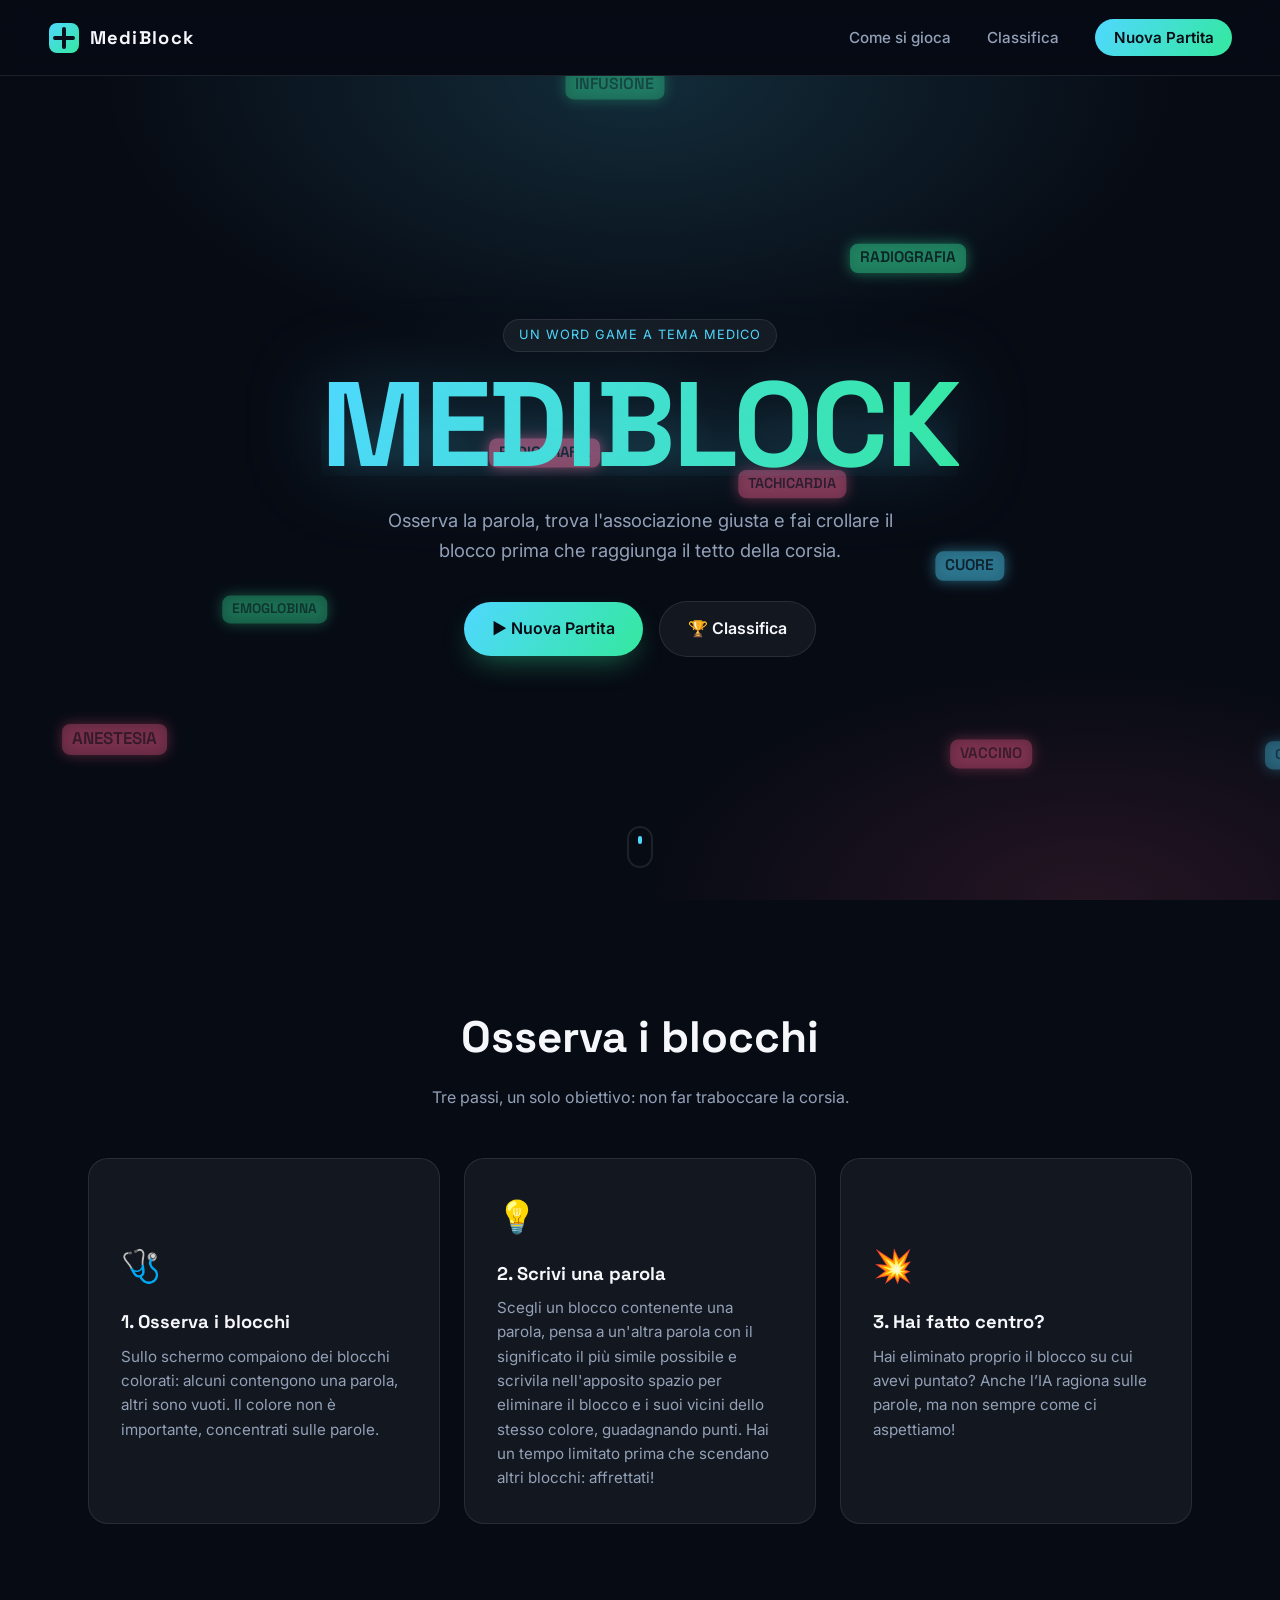
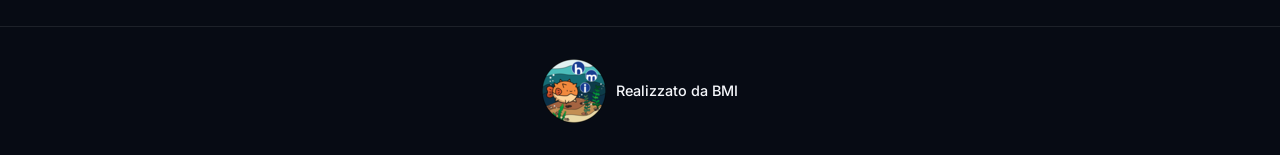
<file: frontend/index.html>
<!DOCTYPE html>
<html lang="it">

<head>
    <meta charset="UTF-8"> <!-- Charset declaration -->
    <meta name="viewport" content="width=device-width, initial-scale=1.0"> <!-- Specify the display on mobile -->
    <title>MediBlock</title>
    <!-- Description not necessary right now. 
    It will be usefull if the site will be published on web.
    This because the description appear in the browser below the page title -->
    <meta name="description" content="MediBlock: indovina l'associazione giusta e fai crollare i blocchi prima che raggiungano il tetto. Un word game a tema medico.">
    <!-- LINK TAG DEFINE A RELATIONSHIP BETWEEN THE DOCUMENT AND AN EXTERNAL RESOURCE-->
    <link rel="icon" href="./assets/logo.svg" type="image/svg+xml"> <!-- Favicon appear in the browser tab near the page title -->
    
    <!-- preconnet are useful to reduce the loading time. It allow to establish a connection with external resources.-->
    <link rel="preconnect" href="https://fonts.googleapis.com">
    <link rel="preconnect" href="https://fonts.gstatic.com" crossorigin> <!-- cross origin is necessary because the server send binary file not just css -->
    <link href="https://fonts.googleapis.com/css2?family=Space+Grotesk:wght@500;700&family=Inter:wght@400;500;600&display=swap" rel="stylesheet">

    <link rel="stylesheet" href="./css/style.css">
</head>

<body>

    <!-- Header & Navigation bar -->
    <header>
        <div class="brand">
            <img src="./assets/logo.svg" alt="" width="32" height="32"> MediBlock
        </div>

        <nav>
            <ul>
                <li><a href="#come-si-gioca">Come si gioca</a></li>
                <li><a href="scoreboard.html" class="trigger-scoreboard">Classifica</a></li>
                <li><a href="" class="btn-nav trigger-new-game">Nuova Partita</a></li>
            </ul>
        </nav>
    </header>

    <main>
        <!-- Hero section -->
        <section class="hero">
            <!-- Canvas tag is used to display graphics and draw animations -->
            <!-- aria-hidden is used to hide the element from screen reader -->
            <canvas id="blocks-canvas" aria-hidden="true"></canvas>

            <div class="hero-content">
                <p class="eyebrow">Un word game a tema medico</p>
                <h1 data-text="MediBlock">MediBlock</h1>
                <p class="tagline">
                    Osserva la parola, trova l'associazione giusta e fai crollare
                    il blocco prima che raggiunga il tetto della corsia.
                </p>

                <div class="cta-group">
                    <a href="#" class="btn btn-primary trigger-new-game">▶ Nuova Partita</a>
                    <a href="./scoreboard.html" class="btn btn-secondary trigger-scoreboard">🏆 Classifica</a>
                </div>
            </div>

            <a href="#come-si-gioca" class="scroll-cue" aria-label="Scorri per saperne di più">
                <span></span>
            </a>
        </section>

        <!-- Pop up shown to insert the username and choose the difficult of the game -->
        <dialog id="game-settings">
            <!-- novalidate: native form validation are unreliable inside a <dialog>,
                 so validation is handled entirely in JS (see new-game-dialog.js) -->
            <form id="new-game-form" class="game-settings-form" novalidate>
                <button type="button" class="dialog-close" commandfor="game-settings" command="close" aria-label="Chiudi">✕</button>

                <h2>Nuova Partita</h2>
                <p class="dialog-sub">Inserisci il tuo nome e scegli la difficoltà per iniziare.</p>

                <div class="form-group">
                    <label for="username">Nome utente</label>
                    <input type="text" id="username" name="username" placeholder="Es. Marco">
                </div>

                <fieldset class="difficulty-group">
                    <legend>Difficoltà</legend>
                    <div class="difficulty-options">
                        <label class="difficulty-option">
                            <input type="radio" name="difficulty" value="facile" checked>
                            <span>🟢 Facile</span>
                        </label>

                        <label class="difficulty-option">
                            <input type="radio" name="difficulty" value="difficile">
                            <span>🔴 Difficile</span>
                        </label>
                    </div>
                </fieldset>

                <p class="form-error" id="form-error" role="alert" hidden></p>

                <div class="dialog-actions">
                    <button type="button" class="btn btn-secondary" commandfor="game-settings" command="close">Annulla</button>
                    <button type="submit" class="btn btn-primary" id="start-game-btn">▶ Avvia Partita</button>
                </div>
            </form>
        </dialog>
        <!-- Sezione: regole del gioco -->
        <section id="come-si-gioca" class="how-to">
            <h2>Osserva i blocchi</h2>
            <p class="section-sub">Tre passi, un solo obiettivo: non far traboccare la corsia.</p>

            <div class="cards">
                <article class="card">
                    <div class="card-icon">🩺</div>
                    <h3>1. Osserva i blocchi</h3>
                    <p>Sullo schermo compaiono dei blocchi colorati: alcuni contengono una parola, altri sono vuoti.
Il colore non è importante, concentrati sulle parole.</p>
                </article>

                <article class="card">
                    <div class="card-icon">💡</div>
                    <h3>2. Scrivi una parola</h3>
                    <p>Scegli un blocco contenente una parola, pensa a un'altra parola con il significato il più simile possibile e scrivila nell'apposito spazio per eliminare il blocco e i suoi vicini dello stesso colore, guadagnando punti.
                        Hai un tempo limitato prima che scendano altri blocchi: affrettati!
                    </p>
                </article>

                <article class="card">
                    <div class="card-icon">💥</div>
                    <h3>3. Hai fatto centro?</h3>
                    <p>Hai eliminato proprio il blocco su cui avevi puntato? 
                        Anche l’IA ragiona sulle parole, ma non sempre come ci aspettiamo!</p>
                </article>
            </div>
        </section>

    </main>


    <footer>
        <div class="footer-brand">
            <img src="./assets/logo_bmi.png" alt="Logo BMI" width="64" height="64">
            <span>Realizzato da BMI</span>
        </div>
    </footer>
    <!-- Module type allow the import of others module -->
    <script type="module" src="./js/index.js"></script>
</body>
</html>
</file>
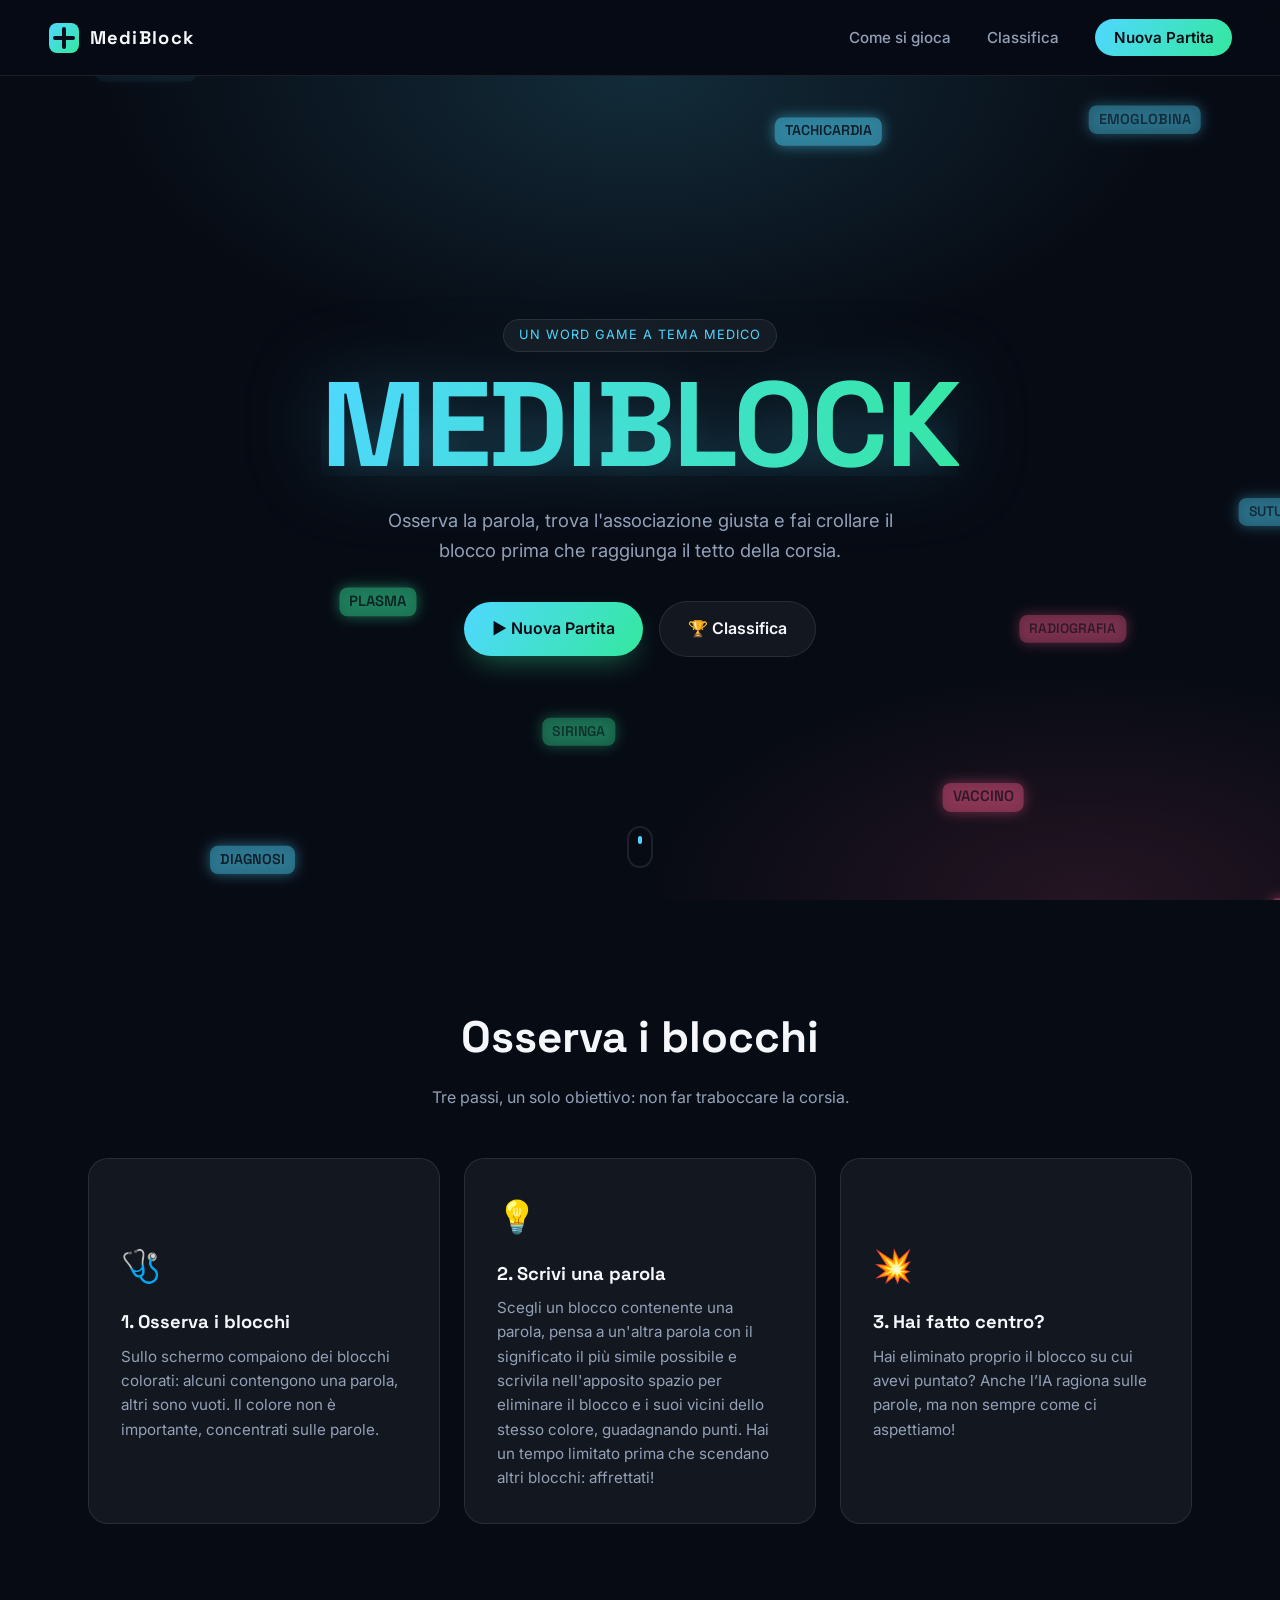
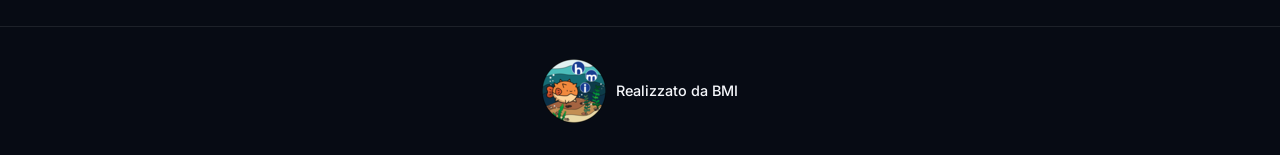
<file: frontend/gameboard.html>
<!DOCTYPE html>
<html>
<head>
    <meta charset="UTF-8">
    <meta name="viewport" content="width=device-width, initial-scale=1.0"> 
    <title>MediBlock</title>
    <link rel="icon" href="/frontend/assets/logo.svg" type="image/svg+xml">
    <link rel="preconnect" href="https://fonts.googleapis.com">
    <link rel="preconnect" href="https://fonts.gstatic.com" crossorigin> 
    <link href="https://fonts.googleapis.com/css2?family=Space+Grotesk:wght@500;700&family=Inter:wght@400;500;600&display=swap" rel="stylesheet">
    <link rel="stylesheet" href="./css/style.css">
</head>
<body>
    <header>
        <div class="brand">
            <button class="btn-back" id="go-back">←</button>
            <img src="./assets/logo.svg" alt="" width="32" height="32"> MediBlock
        </div>
    </header>
    <main>
        <section class="score-section">
            <h1>0 pt.</h1>
        </section>
        <br>
        <div class="progress-bar-container">
            <div class="progress-bar"></div>
        </div>
        <section class="game-section">
            <canvas class="gameboard"></canvas>
            <form class="words-form" id="words-form">
                <input type="text" name="word-input" placeholder="Scrivi una parola..." autocomplete="off">
            </form>
        </section>
    </main>

    <!-- Popup mostrato quando la torre supera la linea di guardia -->
    <dialog id="game-over">
        <div class="game-over-content">
            <h2>Game Over</h2>
            <p class="dialog-sub">La torre ha superato il livello di guardia.</p>
            <p class="game-over-score">Punteggio finale: <strong id="final-score">0</strong> pt.</p>
            <div class="dialog-actions">
                <a href="./index.html" class="btn btn-secondary">🏠 Torna alla Home</a>
                <button type="button" class="btn btn-primary" id="retry-btn">↻ Rigioca</button>
            </div>
        </div>
    </dialog>

    <footer>
        <div class="footer-brand">
            <img src="./assets/logo_bmi.png" alt="Logo BMI" width="64" height="64">
            <span>Realizzato da BMI</span>
        </div>
    </footer>
    <script type="module" src="./js/gameboard.js"></script>
</body>
</html>
</file>
<file: frontend/css/style.css>
/* The root is a selector that targets the top-level element of a document.
This it the best way to declare global variable used with var().
Every property that starts with -- is a custom property */
:root {
    --bg-primary: #070b14;
    --bg-secondary: #0d1424;
    --surface: rgba(255, 255, 255, 0.05);
    --surface-hover: rgba(255, 255, 255, 0.09);
    --border: rgba(255, 255, 255, 0.09);

    --text-primary: #f5f7fb;
    --text-muted: #93a1b8;

    --accent-cyan: #4fd8ff;
    --accent-green: #34e89e;
    --accent-pink: #ff5d8f;
    /* Linear gradient is ad image generated*/
    --gradient-brand: linear-gradient(120deg, var(--accent-cyan), var(--accent-green));
    --gradient-warm: linear-gradient(120deg, var(--accent-pink), var(--accent-cyan));

    --font-display: 'Space Grotesk', 'Montserrat', sans-serif;
    --font-body: 'Inter', sans-serif;

    --header-height: 76px;
}

/* Universal selector applied to all elements */
* {
    box-sizing: border-box;
    /* In this case width and height properties include padding, border or margin */
}

/* define the scrolling when is triggered by a navigation.
e.g. <a href="#"> */
html {
    scroll-behavior: smooth;
}

@media (prefers-reduced-motion: reduce) {
    html {
        scroll-behavior: auto;
    }
}

body {
    margin: 0;
    background: var(--bg-primary); /* Define the background color */
    color: var(--text-primary); /* Define the foregrond color */
    font-family: var(--font-body);
    line-height: 1.6; /* Define the height of a line box. Used to separate text line */
    overflow-x: hidden;
}

img {
    max-width: 100%;
    display: block; /* display an image as a block element starting a new line */
}

a {
    color: inherit;
    text-decoration: none;
}

/* =================================================================
   Header & Navigazione
   ================================================================= */

header {
    position: sticky; /* Positioned according to the normal flow. It switches between absolute and relative */
    top: 0;
    z-index: 100;

    height: var(--header-height);
    /* Used to create a 1D flexible layout */
    display: flex;
    align-items: center;
    justify-content: space-between;
    /* clamp is used to define range between two value */
    padding: 0 clamp(1.25rem, 4vw, 3rem);

    background: rgba(7, 11, 20, 0.6);
    /* Used to blur the background */
    backdrop-filter: blur(14px);
    -webkit-backdrop-filter: blur(14px);

    border-bottom: 1px solid var(--border);
}

.brand {
    display: flex;
    align-items: center;
    gap: 0.6rem;
    font-family: var(--font-display);
    font-weight: 1000;
    font-size: 1.15rem;
    letter-spacing: 0.07em;
}

nav ul {
    display: flex;
    align-items: center;
    gap: clamp(1rem, 3vw, 2.25rem);
    list-style: none;
    margin: 0;
    padding: 0;
}

nav a {
    font-size: 0.95rem;
    font-weight: 500;
    color: var(--text-muted);
    transition: color 0.2s ease;
    position: relative;
}

/* Create a pseudo-element as inline box that is the child of the selected element */
nav a:not(.btn-nav)::after {
    content: '';
    /* Positioned relative to its closest text box */
    position: absolute;
    left: 0;
    bottom: -6px;
    width: 0;
    height: 2px;
    background: var(--gradient-brand);
    transition: width 0.25s ease;
}

/* Used to select the element when moving over it */
nav a:not(.btn-nav):hover {
    color: var(--text-primary);
}

nav a:not(.btn-nav):hover::after {
    width: 100%;
}

nav a.btn-nav {
    color: var(--bg-primary);
    background: var(--gradient-brand);
    padding: 0.55rem 1.15rem;
    border-radius: 999px;
    font-weight: 600;
    transition: transform 0.2s ease, box-shadow 0.2s ease;
}

nav a.btn-nav:hover {
    transform: translateY(-2px);
    box-shadow: 0 10px 24px -8px rgba(79, 216, 255, 0.55);
}

/* =================================================================
   Responsive
   ================================================================= */

@media (max-width: 640px) {
    nav ul {
        gap: 1rem;
    }

    nav a:not(.btn-nav) {
        display: none;
    }
}

/* ====================================================
        Button to return to the previous page
 ======================================================*/
header .btn-back {
    display: inline-flex;
    align-items: center;
    justify-content: center;
    width: 2.5rem;
    height: 2.5rem;
    font-weight: 600;
    font-size: 1.2rem;
    line-height: 1;
    color: var(--text-primary);
    background-color: var(--surface);
    border: 1px solid var(--border);
    border-radius: 50%;
    cursor: pointer;
    transition: transform 0.2s ease, background 0.2s ease, border-color 0.2s ease, color 0.2s ease;
}

header .btn-back:hover {
    color: var(--accent-cyan);
    background-color: var(--surface-hover);
    border-color: rgba(79, 216, 255, 0.4);
    transform: translateX(-3px);
}

/* Used for tab key navigation */
header .btn-back:focus-visible {
    outline: 2px solid var(--accent-cyan);
    outline-offset: 2px;
}

/* =================================================================
    Main section
   ================================================================= */

main {
    display: block;
}

.hero {
    position: relative;
    min-height: calc(100svh - var(--header-height));
    display: flex;
    align-items: center;
    justify-content: center;
    text-align: center;
    padding: 3rem 1.5rem;
    overflow: hidden;
    background:
        radial-gradient(60% 50% at 50% 0%, rgba(79, 216, 255, 0.16), transparent 70%),
        radial-gradient(50% 40% at 85% 100%, rgba(255, 93, 143, 0.12), transparent 70%),
        var(--bg-primary);
}

#blocks-canvas {
    position: absolute;
    inset: 0;
    width: 100%;
    height: 100%;
    opacity: 0.55;
    pointer-events: none;
}

.hero-content {
    position: relative;
    z-index: 2;
    max-width: 46rem;
}

.eyebrow {
    display: inline-block;
    margin: 0 0 1rem;
    padding: 0.35rem 0.9rem;
    border: 1px solid var(--border);
    border-radius: 999px;
    background: var(--surface);
    font-size: 0.8rem;
    letter-spacing: 0.08em;
    text-transform: uppercase;
    color: var(--accent-cyan);
}

h1 {
    font-family: var(--font-display);
    font-weight: 700;
    text-transform: uppercase;
    font-size: clamp(3rem, 11vw, 7.5rem);
    line-height: 0.95;
    margin: 0;
    letter-spacing: -0.02em;
    background: var(--gradient-brand);
    background-clip: text;
    -webkit-background-clip: text;
    -webkit-text-fill-color: transparent;
    position: relative;
    filter: drop-shadow(0 0 40px rgba(79, 216, 255, 0.25));
}

h1::before {
    content: attr(data-text);
    position: absolute;
    inset: 0;
    z-index: -1;
    background: none;
    color: rgba(79, 216, 255, 0.35);
    -webkit-text-fill-color: rgba(79, 216, 255, 0.35);
    filter: blur(22px);
    transform: translateY(10%) scaleY(0.7);
    -webkit-mask-image: linear-gradient(180deg, rgba(0, 0, 0, 0) 0%, rgba(0, 0, 0, 0.8) 100%);
    mask-image: linear-gradient(180deg, rgba(0, 0, 0, 0) 0%, rgba(0, 0, 0, 0.8) 100%);
}

.tagline {
    margin: 1.5rem auto 0;
    max-width: 34rem;
    color: var(--text-muted);
    font-size: clamp(1rem, 1.6vw, 1.15rem);
}

.cta-group {
    display: flex;
    flex-wrap: wrap;
    align-items: center;
    justify-content: center;
    gap: 1rem;
    margin-top: 2.25rem;
}

.scroll-cue {
    position: absolute;
    bottom: 2rem;
    left: 50%;
    transform: translateX(-50%);
    width: 26px;
    height: 42px;
    border: 2px solid var(--border);
    border-radius: 999px;
    z-index: 2;
}

.scroll-cue span {
    position: absolute;
    top: 8px;
    left: 50%;
    width: 4px;
    height: 8px;
    margin-left: -2px;
    border-radius: 999px;
    background: var(--accent-cyan);
    animation: scroll-cue 1.6s ease-in-out infinite;
}

@keyframes scroll-cue {
    0% {
        opacity: 1;
        transform: translateY(0);
    }

    70% {
        opacity: 0;
        transform: translateY(14px);
    }

    100% {
        opacity: 0;
        transform: translateY(0);
    }
}

/* =================================================================
   Motion preference
   ================================================================= */

@media (prefers-reduced-motion: reduce) {
    .scroll-cue span {
        animation: none;
    }
}

/* =================================================================
   Bottoni riutilizzabili (hero, dialog, ...)
   ================================================================= */

.btn {
    display: inline-flex;
    align-items: center;
    gap: 0.5rem;
    padding: 0.9rem 1.75rem;
    border-radius: 999px;
    font-weight: 600;
    font-size: 1rem;
    transition: transform 0.2s ease, box-shadow 0.2s ease, background 0.2s ease;
}

.btn-primary {
    color: var(--bg-primary);
    background: var(--gradient-brand);
    box-shadow: 0 12px 30px -10px rgba(52, 232, 158, 0.45);
}

.btn-primary:hover {
    transform: translateY(-3px);
    box-shadow: 0 16px 34px -8px rgba(52, 232, 158, 0.6);
}

.btn-secondary {
    color: var(--text-primary);
    background: var(--surface);
    border: 1px solid var(--border);
}

.btn-secondary:hover {
    background: var(--surface-hover);
    transform: translateY(-3px);
}

/* =================================================================
   Popup Nuova Partita
   ================================================================= */

dialog#game-settings {
    width: min(28rem, 90vw);
    padding: 0;
    border: 1px solid var(--border);
    border-radius: 20px;
    background: var(--bg-secondary);
    color: var(--text-primary);
}

dialog#game-settings::backdrop {
    background: rgba(7, 11, 20, 0.75);
    backdrop-filter: blur(4px);
}

.game-settings-form {
    position: relative;
    display: flex;
    flex-direction: column;
    gap: 1.25rem;
    padding: 2rem;
}

.game-settings-form h2 {
    font-family: var(--font-display);
    margin: 0;
    font-size: 1.5rem;
}

.dialog-sub {
    margin: -0.75rem 0 0;
    color: var(--text-muted);
    font-size: 0.9rem;
}

.dialog-close {
    position: absolute;
    top: 1rem;
    right: 1rem;
    width: 2rem;
    height: 2rem;
    display: inline-flex;
    align-items: center;
    justify-content: center;
    background: var(--surface);
    border: 1px solid var(--border);
    border-radius: 50%;
    color: var(--text-muted);
    cursor: pointer;
    transition: color 0.2s ease, background 0.2s ease;
}

.dialog-close:hover {
    color: var(--text-primary);
    background: var(--surface-hover);
}

.form-group {
    display: flex;
    flex-direction: column;
    gap: 0.5rem;
}

.form-group label {
    font-size: 0.9rem;
    font-weight: 600;
    color: var(--text-muted);
}

.form-group input[type="text"] {
    padding: 0.75rem 1rem;
    border-radius: 12px;
    border: 1px solid var(--border);
    background: var(--surface);
    color: var(--text-primary);
    font-family: var(--font-body);
    font-size: 1rem;
    outline: none;
    transition: border-color 0.2s ease, background 0.2s ease;
}

.form-group input[type="text"]:focus {
    border-color: var(--accent-cyan);
    background: var(--surface-hover);
}

.difficulty-group {
    padding: 0;
    border: none;
    margin: 0;
}

.difficulty-group legend {
    padding: 0;
    margin: 0 0 0.5rem;
    font-size: 0.9rem;
    font-weight: 600;
    color: var(--text-muted);
}

.difficulty-options {
    display: flex;
    gap: 0.75rem;
}

.difficulty-option {
    flex: 1;
    display: flex;
    align-items: center;
    justify-content: center;
    gap: 0.4rem;
    padding: 0.75rem 1rem;
    border-radius: 12px;
    border: 1px solid var(--border);
    background: var(--surface);
    cursor: pointer;
    font-weight: 500;
    transition: border-color 0.2s ease, background 0.2s ease;
}

.difficulty-option:has(input:checked) {
    border-color: var(--accent-cyan);
    background: var(--surface-hover);
}

.difficulty-option input {
    accent-color: var(--accent-cyan);
}

.form-error {
    margin: 0;
    padding: 0.6rem 0.9rem;
    border-radius: 10px;
    background: rgba(255, 93, 143, 0.12);
    border: 1px solid rgba(255, 93, 143, 0.4);
    color: var(--accent-pink);
    font-size: 0.85rem;
}

.dialog-actions {
    display: flex;
    justify-content: flex-end;
    gap: 0.75rem;
    margin-top: 0.5rem;
}

/* =================================================================
   Popup Game Over
   ================================================================= */

dialog#game-over {
    width: min(28rem, 90vw);
    padding: 0;
    border: 1px solid var(--border);
    border-radius: 20px;
    background: var(--bg-secondary);
    color: var(--text-primary);
}

dialog#game-over::backdrop {
    background: rgba(7, 11, 20, 0.75);
    backdrop-filter: blur(4px);
}

.game-over-content {
    display: flex;
    flex-direction: column;
    gap: 1.25rem;
    padding: 2rem;
}

.game-over-content h2 {
    font-family: var(--font-display);
    margin: 0;
    font-size: 1.5rem;
    color: var(--accent-pink);
}

.game-over-score {
    margin: 0;
    color: var(--text-primary);
}

.game-over-score strong {
    color: var(--accent-cyan);
}

/* =================================================================
   Come si gioca
   ================================================================= */

.how-to {
    max-width: 72rem;
    margin: 0 auto;
    padding: clamp(4rem, 8vw, 7rem) 1.5rem;
    text-align: center;
}

.how-to h2 {
    font-family: var(--font-display);
    font-size: clamp(1.9rem, 4vw, 2.75rem);
    margin: 0 0 0.75rem;
}

.section-sub {
    color: var(--text-muted);
    margin: 0 0 3rem;
}

.cards {
    display: grid;
    grid-template-columns: repeat(auto-fit, minmax(15rem, 1fr));
    gap: 1.5rem;
    text-align: left;
}

.card {
    display: flex;
    flex-direction: column;
    justify-content: center;
    padding: 2rem;
    background: var(--surface);
    border: 1px solid var(--border);
    border-radius: 20px;
    transition: transform 0.25s ease, border-color 0.25s ease, background 0.25s ease;
}

.card:hover {
    transform: translateY(-6px);
    border-color: rgba(79, 216, 255, 0.4);
    background: var(--surface-hover);
}

.card-icon {
    font-size: 2rem;
    margin-bottom: 1rem;
}

.card h3 {
    font-family: var(--font-display);
    margin: 0 0 0.5rem;
    font-size: 1.15rem;
}

.card p {
    margin: 0;
    color: var(--text-muted);
    font-size: 0.95rem;
}

/* ================================================
        Scoreboard
    =============================================== */
.scoreboard {
    position: relative;
    display: flex;
    flex-direction: column;
    align-items: center;
    justify-content: flex-start;
    align-content: center;
    min-height: 100vh;
    padding: clamp(4rem, 8vw, 6rem) 1.5rem 4rem;
    gap: 2.5rem;
}

.scoreboard-filter {
    display: flex;
    justify-content: center;
}

.scoreboard-filter .difficulty-group legend {
    text-align: center;
}

.scoreboard-filter .difficulty-options {
    justify-content: center;
}

.scoreboard-filter .difficulty-option {
    flex: 0 0 auto;
    padding: 0.6rem 1.25rem;
}

#users-scoreboard {
    width: 100%;
    max-width: 40rem;
    display: flex;
    flex-direction: column;
    gap: 0.75rem;
}

.scoreboard-row {
    display: flex;
    align-items: center;
    gap: 1rem;
    padding: 0.9rem 1.25rem;
    background: var(--surface);
    border: 1px solid var(--border);
    border-radius: 14px;
    font-family: var(--font-body);
    opacity: 0;
    transform: translateY(10px);
    animation: row-in 0.35s ease forwards;
    transition: transform 0.2s ease, border-color 0.2s ease, background 0.2s ease;
}

.scoreboard-row:hover {
    transform: translateY(-3px);
    border-color: rgba(79, 216, 255, 0.4);
    background: var(--surface-hover);
}

@keyframes row-in {
    to {
        opacity: 1;
        transform: translateY(0);
    }
}

.scoreboard-row .posizione {
    width: 2.25rem;
    flex-shrink: 0;
    font-family: var(--font-display);
    font-weight: 700;
    font-size: 1.1rem;
    text-align: center;
    color: var(--text-muted);
}

.scoreboard-row .avatar {
    display: inline-flex;
    align-items: center;
    justify-content: center;
    width: 2.25rem;
    height: 2.25rem;
    flex-shrink: 0;
    border-radius: 50%;
    background: var(--gradient-brand);
    color: var(--bg-primary);
    font-family: var(--font-display);
    font-weight: 700;
    font-size: 0.9rem;
}

.scoreboard-row .nome {
    flex: 1;
    font-weight: 500;
}

.scoreboard-row .punti {
    font-family: var(--font-display);
    font-weight: 700;
    color: var(--accent-cyan);
}

/* Evidenzia il podio */
.scoreboard-row.rank-1 {
    border-color: rgba(255, 215, 0, 0.5);
    background: linear-gradient(120deg, rgba(255, 215, 0, 0.12), var(--surface));
}

.scoreboard-row.rank-2 {
    border-color: rgba(192, 192, 192, 0.5);
    background: linear-gradient(120deg, rgba(192, 192, 192, 0.1), var(--surface));
}

.scoreboard-row.rank-3 {
    border-color: rgba(205, 127, 50, 0.5);
    background: linear-gradient(120deg, rgba(205, 127, 50, 0.12), var(--surface));
}

.scoreboard-empty {
    color: var(--text-muted);
    text-align: center;
}

@media (prefers-reduced-motion: reduce) {
    .scoreboard-row {
        opacity: 1;
        transform: none;
        animation: none;
    }
}

/* =================================================================
   Footer
   ================================================================= */

footer {
    display: flex;
    flex-wrap: wrap;
    align-items: center;
    justify-content: center;
    gap: 1rem;
    padding: 2rem clamp(1.25rem, 4vw, 3rem);
    border-top: 1px solid var(--border);
    color: var(--text-muted);
    font-size: 0.9rem;
}

.footer-brand {
    display: flex;
    align-items: center;
    gap: 0.6rem;
    color: var(--text-primary);
    font-weight: 500;
}

.footer-note {
    margin: 0;
}

/* ================================================
        Gameboard
    =============================================== */

.score-section {
    position: relative;
    display: flex;
    flex-direction: column;
    align-items: center;
    justify-content: center;
    gap: 0.6rem;
    padding: clamp(2rem, 6vw, 3rem) 1.5rem 0;
}

.level-badge {
    margin: 0;
    padding: 0.3rem 1rem;
    font-size: 0.8rem;
    letter-spacing: 0.06em;
    text-transform: uppercase;
    color: var(--text-muted);
    background: var(--surface);
    border: 1px solid var(--border);
    border-radius: 999px;
}

/* Il badge del punteggio riusa il ritmo dell'eyebrow/pill,
   ma sovrascrive l'h1 "hero" (gradiente enorme) con una
   variante compatta in accent-cyan, come i punti in classifica */
.score-section h1 {
    margin: 0;
    padding: 0.65rem 2rem;
    font-size: clamp(1.5rem, 4vw, 2.25rem);
    letter-spacing: 0.04em;
    background: var(--surface);
    background-clip: border-box;
    -webkit-background-clip: border-box;
    color: var(--accent-cyan);
    -webkit-text-fill-color: var(--accent-cyan);
    border: 1px solid var(--border);
    border-radius: 999px;
    filter: none;
}

.score-section h1::before {
    content: none;
}

/* Traccia + riempimento del livello di guardia della torre: il colore
   caldo (accent-pink) riprende quello del dialog di game over, così la
   barra si legge come lo stesso avviso di "pericolo" prima ancora che
   scatti il popup. */
.progress-bar-container {
    width: min(100%, 72rem);
    margin: 0 auto;
    padding: 0 clamp(1.25rem, 4vw, 3rem);
}

.progress-bar {
    height: 0.7rem;
    background: var(--surface);
    border: 1px solid var(--border);
    border-radius: 999px;
    overflow: hidden;
    box-shadow: inset 0 1px 3px rgba(0, 0, 0, 0.4);
}

.progress-bar::before {
    content: "";
    display: block;
    height: 100%;
    width: var(--progress, 0%);
    background: var(--gradient-warm);
    border-radius: inherit;
    transition: width 0.3s ease;
}

.game-section {
    position: relative;
    display: flex;
    flex-direction: column;
    align-items: center;
    gap: 1.5rem;
    min-height: calc(100svh - var(--header-height));
    padding: clamp(1.5rem, 4vw, 2.5rem) clamp(1.25rem, 4vw, 3rem) clamp(2rem, 4vw, 3rem);
}

.gameboard {
    display: block;
    width: min(100%, 72rem);
    flex: 1 1 0;
    aspect-ratio: var(--aspect, 3);
    min-height: 22rem;
    background: var(--surface);
    border: 1px solid var(--border);
    border-radius: 20px;
    box-shadow: 0 20px 45px -20px rgba(0, 0, 0, 0.5);
}

.words-form {
    display: flex;
    flex-wrap: wrap;
    gap: 0.75rem;
    width: min(100%, 72rem);
}

.words-form input[type="text"] {
    flex: 1 1 12rem;
    padding: 0.9rem 1.25rem;
    border-radius: 999px;
    border: 1px solid var(--border);
    background: var(--surface);
    color: var(--text-primary);
    font-family: var(--font-body);
    font-size: 1rem;
    outline: none;
    transition: border-color 0.2s ease, background 0.2s ease;
}

.words-form input[type="text"]:disabled {
    opacity: 0.55;
    cursor: not-allowed;
}

.words-form input[type="text"]:focus {
    border-color: var(--accent-cyan);
    background: var(--surface-hover);
}

/* Pagina di gioco: header, punteggio, barra, canvas, input e footer devono
   stare tutti nella finestra. La pagina è una colonna alta 100svh e il canvas
   (flex: 1) prende lo spazio rimasto, restringendosi con la finestra. */
body:has(.game-section) {
    height: 100svh;
    display: flex;
    flex-direction: column;
}

body:has(.game-section) main {
    flex: 1;
    min-height: 0;
    display: flex;
    flex-direction: column;
}

/* Larghezza condivisa da griglia, campo di testo e barra di progresso */
body:has(.game-section) .gameboard,
body:has(.game-section) .words-form,
body:has(.game-section) .progress-bar-container {
    width: min(100%, 52rem);
}

body:has(.game-section) main > br {
    display: none;
}

body:has(.game-section) .score-section {
    padding: 0.75rem 1.5rem 0.5rem;
}

body:has(.game-section) .score-section h1 {
    padding: 0.35rem 1.5rem;
}

body:has(.game-section) .game-section {
    flex: 1;
    min-height: 0;
    gap: 0.75rem;
    padding-top: 0.75rem;
    padding-bottom: 0.75rem;
}

body:has(.game-section) .gameboard {
    min-height: 8rem;
}

body:has(.game-section) footer {
    padding-top: 0.5rem;
    padding-bottom: 0.5rem;
}

body:has(.game-section) .footer-brand img {
    width: 32px;
    height: 32px;
}
</file>
